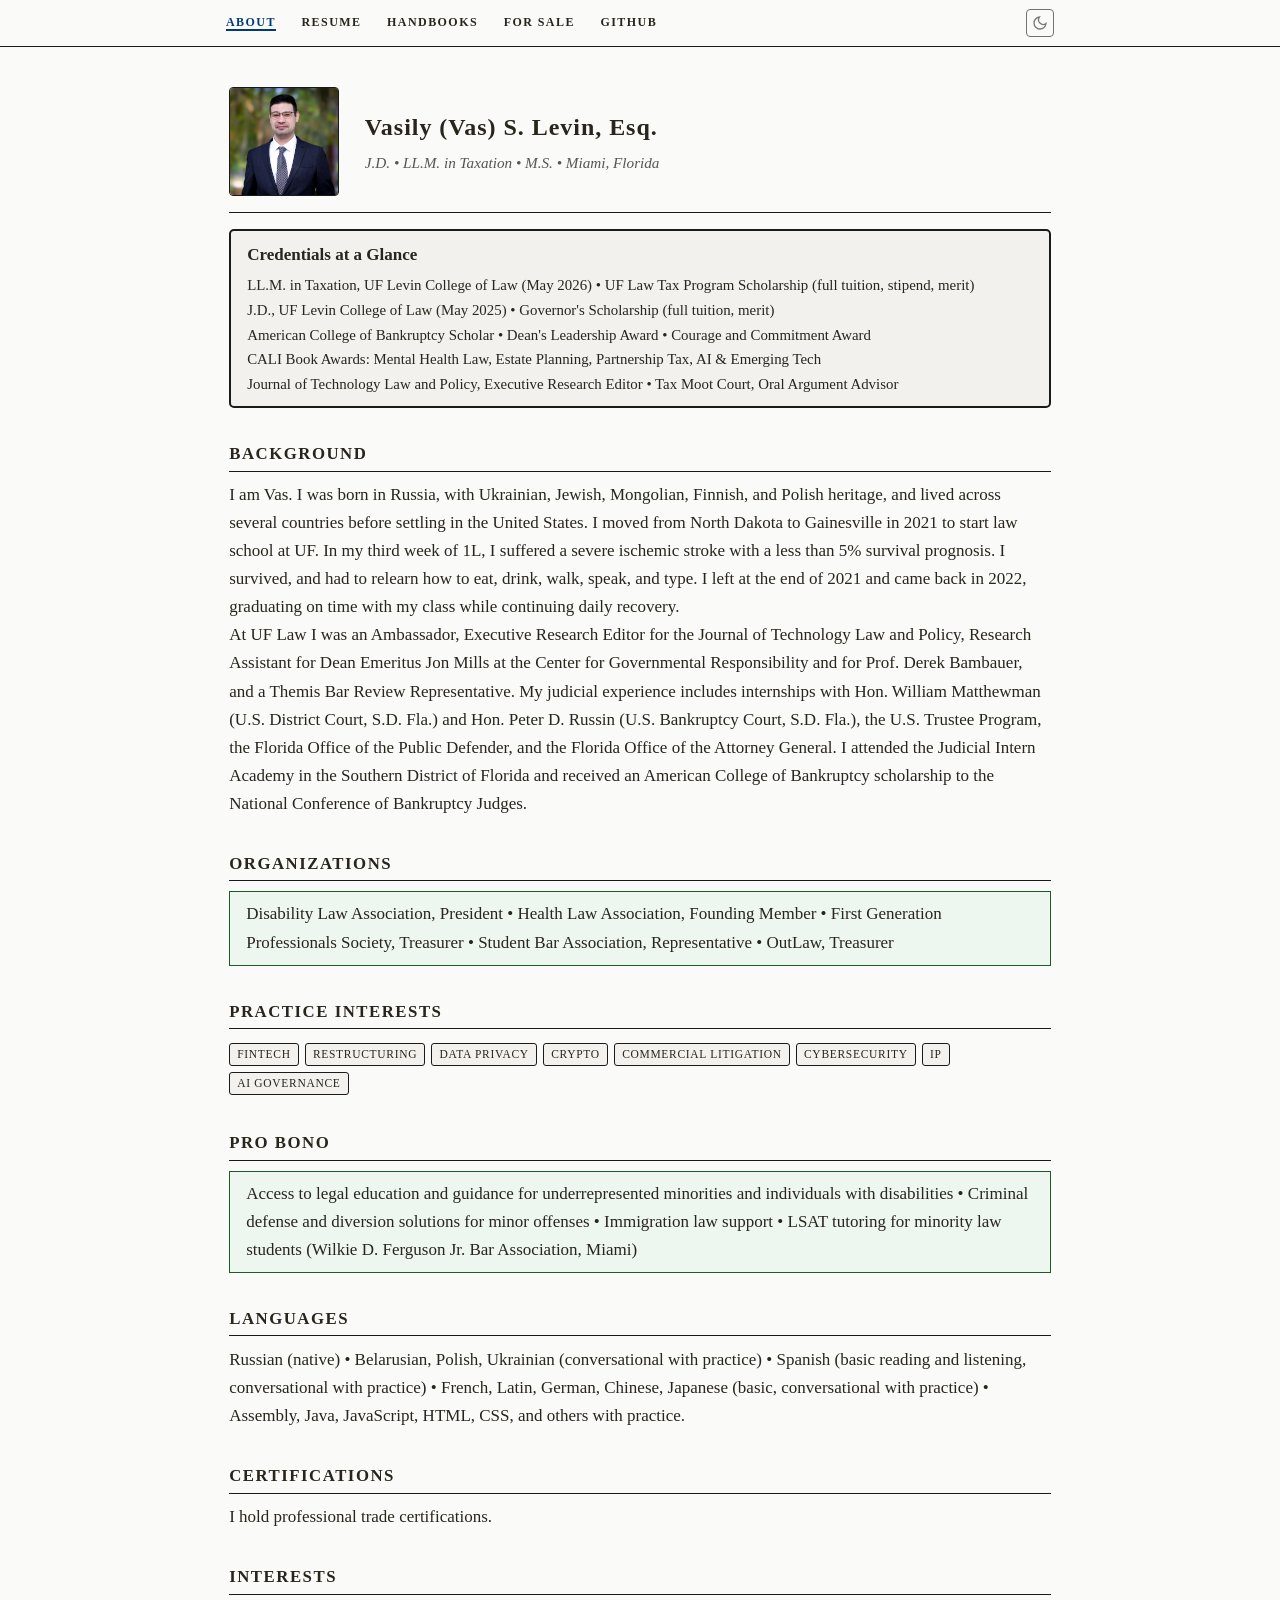
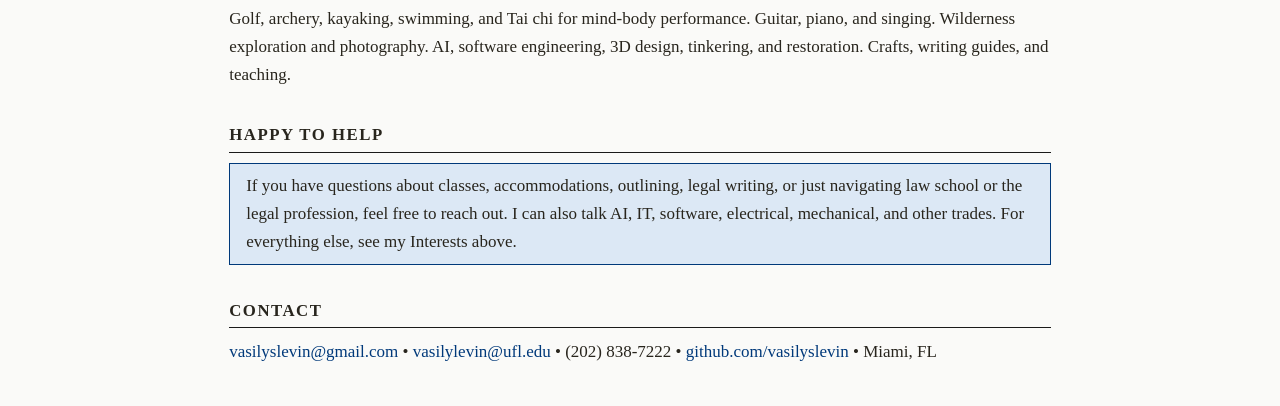
<file: index.html>
<!DOCTYPE html>
<html lang="en">
<head>
  <meta charset="UTF-8">
  <meta name="viewport" content="width=device-width, initial-scale=1.0">
  <title>Vasily (Vas) S. Levin</title>
  <link rel="icon" type="image/png" href="assets/favicon.png">
  <link rel="stylesheet" href="style.css">
  <script src="assets/theme.js" defer></script>
</head>
<body>
<nav>
  <div class="nav-inner">
    <ul>
      <li><a href="index.html" class="active">About</a></li>
      <li><a href="about/resume.html">Resume</a></li>
      <li><a href="handbooks/index.html">Handbooks</a></li>
      <li><a href="forsale/index.html">For Sale</a></li>
      <li><a href="https://github.com/vasilyslevin" target="_blank">GitHub</a></li>
    </ul>
    <button data-theme-toggle aria-label="Toggle dark mode" title="Toggle dark mode">
      <svg width="16" height="16" viewBox="0 0 24 24" fill="none" stroke="currentColor" stroke-width="2">
        <path d="M21 12.79A9 9 0 1 1 11.21 3 7 7 0 0 0 21 12.79z"/>
      </svg>
    </button>
  </div>
</nav>
<main>
  <div class="profile-header">
    <img src="assets/photo.jpg" alt="Vasily Levin" class="profile-photo">
    <div class="profile-text">
      <h1>Vasily (Vas) S. Levin, Esq.</h1>
      <div class="subtitle">J.D. &bull; LL.M. in Taxation &bull; M.S. &bull; Miami, Florida</div>
    </div>
  </div>

  <div class="keybox">
    <strong>Credentials at a Glance</strong>
    <div class="keybox-lines">
      <span class="kline">LL.M. in Taxation, UF Levin College of Law (May 2026) &bull; UF Law Tax Program Scholarship (full tuition, stipend, merit)</span>
      <span class="kline">J.D., UF Levin College of Law (May 2025) &bull; Governor's Scholarship (full tuition, merit)</span>
      <span class="kline">American College of Bankruptcy Scholar &bull; Dean's Leadership Award &bull; Courage and Commitment Award</span>
      <span class="kline">CALI Book Awards: Mental Health Law, Estate Planning, Partnership Tax, AI & Emerging Tech</span>
      <span class="kline">Journal of Technology Law and Policy, Executive Research Editor &bull; Tax Moot Court, Oral Argument Advisor</span>
    </div>
  </div>

  <h2 class="section">Background</h2>
  <p>
    I am Vas. I was born in Russia, with Ukrainian, Jewish, Mongolian, Finnish, and Polish heritage,
    and lived across several countries before settling in the United States. I moved from North Dakota
    to Gainesville in 2021 to start law school at UF. In my third week of 1L, I suffered a severe
    ischemic stroke with a less than 5% survival prognosis. I survived, and had to relearn how to eat,
    drink, walk, speak, and type. I left at the end of 2021 and came back in 2022, graduating on time
    with my class while continuing daily recovery.
  </p>
  <p>
    At UF Law I was an Ambassador, Executive Research Editor for the Journal of Technology Law and
    Policy, Research Assistant for Dean Emeritus Jon Mills at the Center for Governmental Responsibility
    and for Prof. Derek Bambauer, and a Themis Bar Review Representative. My judicial experience includes
    internships with Hon. William Matthewman (U.S. District Court, S.D. Fla.) and Hon. Peter D. Russin
    (U.S. Bankruptcy Court, S.D. Fla.), the U.S. Trustee Program, the Florida Office of the Public
    Defender, and the Florida Office of the Attorney General. I attended the Judicial Intern Academy in
    the Southern District of Florida and received an American College of Bankruptcy scholarship to the
    National Conference of Bankruptcy Judges.
  </p>

  <h2 class="section">Organizations</h2>
  <div class="pracbox">
    Disability Law Association, President &bull; Health Law Association, Founding Member &bull;
    First Generation Professionals Society, Treasurer &bull; Student Bar Association, Representative &bull;
    OutLaw, Treasurer
  </div>

  <h2 class="section">Practice Interests</h2>
  <p>
    <span class="tag">Fintech</span>
    <span class="tag">Restructuring</span>
    <span class="tag">Data Privacy</span>
    <span class="tag">Crypto</span>
    <span class="tag">Commercial Litigation</span>
    <span class="tag">Cybersecurity</span>
    <span class="tag">IP</span>
    <span class="tag">AI Governance</span>
  </p>

  <h2 class="section">Pro Bono</h2>
  <div class="pracbox">
    Access to legal education and guidance for underrepresented minorities and individuals with disabilities
    &bull; Criminal defense and diversion solutions for minor offenses &bull; Immigration law support &bull;
    LSAT tutoring for minority law students (Wilkie D. Ferguson Jr. Bar Association, Miami)
  </div>

  <h2 class="section">Languages</h2>
  <p>
    Russian (native) &bull; Belarusian, Polish, Ukrainian (conversational with practice) &bull;
    Spanish (basic reading and listening, conversational with practice) &bull;
    French, Latin, German, Chinese, Japanese (basic, conversational with practice) &bull;
    Assembly, Java, JavaScript, HTML, CSS, and others with practice.
  </p>

  <h2 class="section">Certifications</h2>
  <p>I hold professional trade certifications.</p>

  <h2 class="section">Interests</h2>
  <p>
    Golf, archery, kayaking, swimming, and Tai chi for mind-body performance.
    Guitar, piano, and singing. Wilderness exploration and photography.
    AI, software engineering, 3D design, tinkering, and restoration.
    Crafts, writing guides, and teaching.
  </p>

  <h2 class="section">Happy to Help</h2>
  <div class="exbox">
    If you have questions about classes, accommodations, outlining, legal writing, or just navigating
    law school or the legal profession, feel free to reach out. I can also talk AI, IT, software,
    electrical, mechanical, and other trades. For everything else, see my Interests above.
  </div>

  <h2 class="section">Contact</h2>
  <p>
    <a href="mailto:vasilyslevin@gmail.com">vasilyslevin@gmail.com</a> &bull;
    <a href="mailto:vasilylevin@ufl.edu">vasilylevin@ufl.edu</a> &bull;
    (202) 838-7222 &bull;
    <a href="https://github.com/vasilyslevin" target="_blank">github.com/vasilyslevin</a> &bull;
    Miami, FL
  </p>
</main>
</body>
</html>
</file>
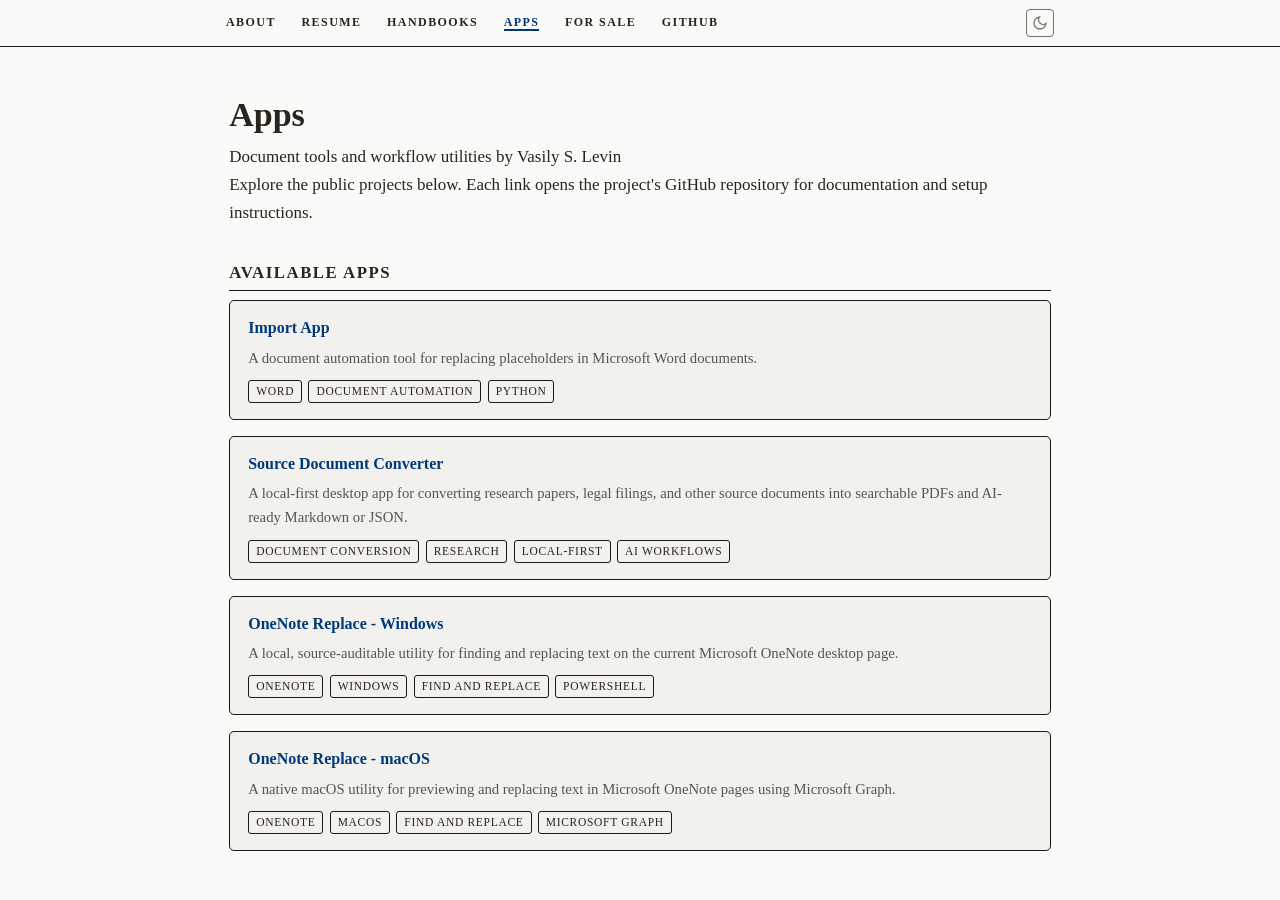
<file: apps/index.html>
<!DOCTYPE html>
<html lang="en">
<head>
  <meta charset="UTF-8">
  <meta name="viewport" content="width=device-width, initial-scale=1.0">
  <title>Apps - Vasily S. Levin</title>
  <link rel="icon" type="image/png" href="../assets/favicon.png">
  <link rel="stylesheet" href="../style.css">
  <script src="../assets/theme.js" defer></script>
  <style>
    .app-card { border: 1.5px solid var(--border); border-radius: 5px; background: var(--surface); padding: 14px 18px; margin-bottom: 1rem; }
    .app-card h3 { font-size: 1rem; font-weight: 700; margin-bottom: 4px; }
    .app-card p { font-size: 0.92rem; color: var(--muted); margin-bottom: 6px; }
  </style>
</head>
<body>
<nav>
  <div class="nav-inner">
    <ul>
      <li><a href="../index.html">About</a></li>
      <li><a href="../about/resume.html">Resume</a></li>
      <li><a href="../handbooks/index.html">Handbooks</a></li>
      <li><a href="index.html" class="active" aria-current="page">Apps</a></li>
      <li><a href="../forsale/index.html">For Sale</a></li>
      <li><a href="https://github.com/vasilyslevin" target="_blank" rel="noopener">GitHub</a></li>
    </ul>
    <button data-theme-toggle aria-label="Toggle dark mode" title="Toggle dark mode">
      <svg width="16" height="16" viewBox="0 0 24 24" fill="none" stroke="currentColor" stroke-width="2">
        <path d="M21 12.79A9 9 0 1 1 11.21 3 7 7 0 0 0 21 12.79z"/>
      </svg>
    </button>
  </div>
</nav>
<main>
  <div class="page-header">
    <h1>Apps</h1>
    <div class="subtitle">Document tools and workflow utilities by Vasily S. Levin</div>
  </div>
  <p>Explore the public projects below. Each link opens the project's GitHub repository for documentation and setup instructions.</p>
  <h2 class="section">Available Apps</h2>
  <div class="app-card">
    <h3><a href="https://github.com/vasilyslevin/importapp" target="_blank" rel="noopener">Import App</a></h3>
    <p>A document automation tool for replacing placeholders in Microsoft Word documents.</p>
    <span class="tag">Word</span>
    <span class="tag">Document Automation</span>
    <span class="tag">Python</span>
  </div>
  <div class="app-card">
    <h3><a href="https://github.com/vasilyslevin/source_doc_converter" target="_blank" rel="noopener">Source Document Converter</a></h3>
    <p>A local-first desktop app for converting research papers, legal filings, and other source documents into searchable PDFs and AI-ready Markdown or JSON.</p>
    <span class="tag">Document Conversion</span>
    <span class="tag">Research</span>
    <span class="tag">Local-First</span>
    <span class="tag">AI Workflows</span>
  </div>
  <div class="app-card">
    <h3><a href="https://github.com/vasilyslevin/onenote_replace" target="_blank" rel="noopener">OneNote Replace - Windows</a></h3>
    <p>A local, source-auditable utility for finding and replacing text on the current Microsoft OneNote desktop page.</p>
    <span class="tag">OneNote</span>
    <span class="tag">Windows</span>
    <span class="tag">Find and Replace</span>
    <span class="tag">PowerShell</span>
  </div>
  <div class="app-card">
    <h3><a href="https://github.com/vasilyslevin/onenote_replace_mac" target="_blank" rel="noopener">OneNote Replace - macOS</a></h3>
    <p>A native macOS utility for previewing and replacing text in Microsoft OneNote pages using Microsoft Graph.</p>
    <span class="tag">OneNote</span>
    <span class="tag">macOS</span>
    <span class="tag">Find and Replace</span>
    <span class="tag">Microsoft Graph</span>
  </div>
</main>
</body>
</html>
</file>
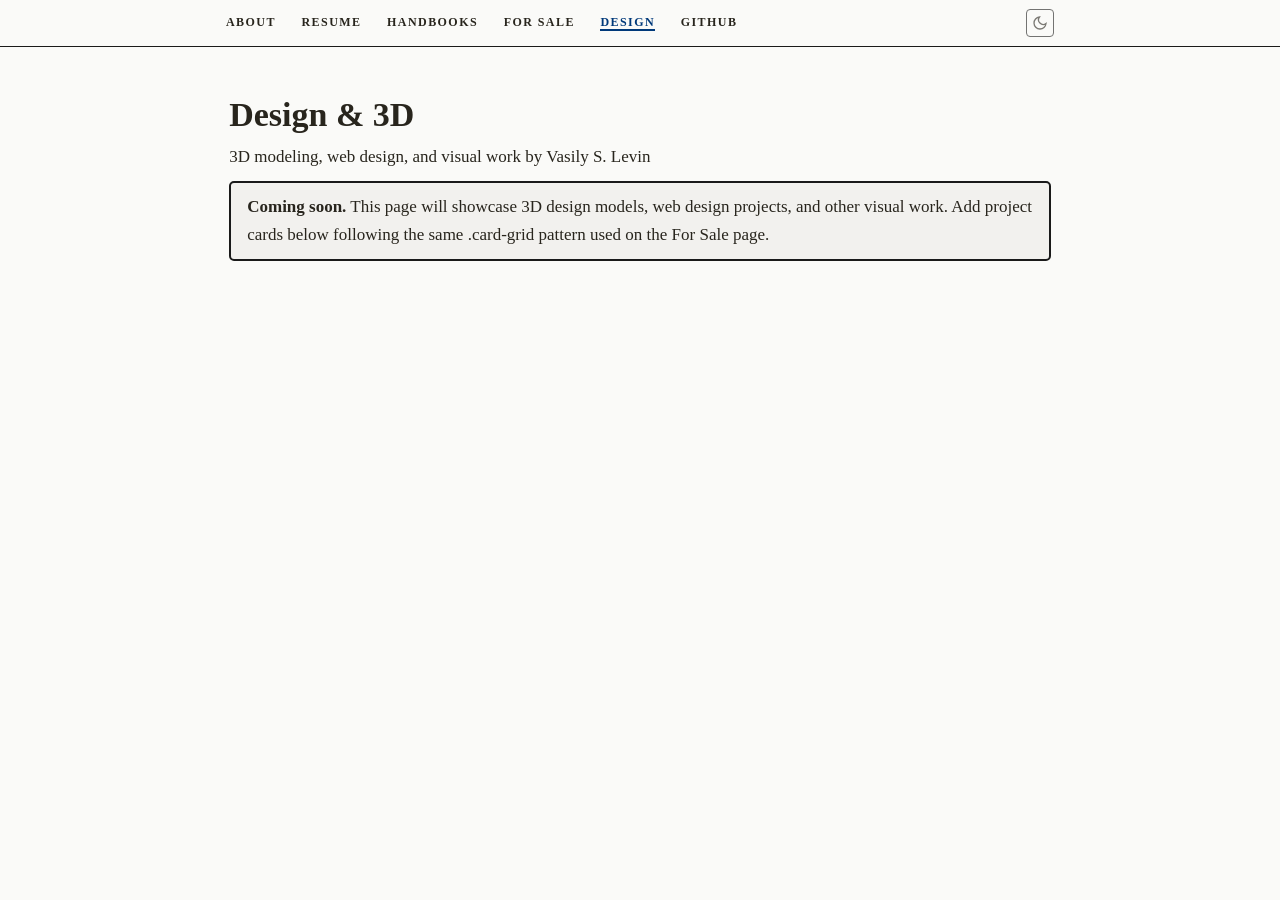
<file: design/index.html>
<!--
  DESIGN PAGE — commented out from nav, not yet published
  Uncomment nav links in all pages when ready to launch.
-->
<!DOCTYPE html>
<html lang="en">
<head>
  <meta charset="UTF-8">
  <meta name="viewport" content="width=device-width, initial-scale=1.0">
  <title>Design — Vasily S. Levin</title>
  <link rel="stylesheet" href="../style.css">
  <link rel="icon" type="image/png" href="../assets/favicon.png">
  <script src="../assets/theme.js" defer></script>
</head>
<body>
<nav>
  <div class="nav-inner">
    <ul>
      <li><a href="../index.html">About</a></li>
      <li><a href="../resume.html">Resume</a></li>
      <li><a href="../handbooks/index.html">Handbooks</a></li>
      <li><a href="../forsale/index.html">For Sale</a></li>
      <li><a href="index.html" class="active">Design</a></li>
      <!-- <li><a href="../photography/index.html">Photography</a></li> -->
      <li><a href="https://github.com/vasilyslevin" target="_blank">GitHub</a></li>
    </ul>
    <button data-theme-toggle aria-label="Toggle dark mode" title="Toggle dark mode">
      <svg width="16" height="16" viewBox="0 0 24 24" fill="none" stroke="currentColor" stroke-width="2">
        <path d="M21 12.79A9 9 0 1 1 11.21 3 7 7 0 0 0 21 12.79z"/>
      </svg>
    </button>
  </div>
</nav>
<main>
  <div class="page-header">
    <h1>Design &amp; 3D</h1>
    <div class="subtitle">3D modeling, web design, and visual work by Vasily S. Levin</div>
  </div>
  <div class="keybox">
    <strong>Coming soon.</strong> This page will showcase 3D design models, web design projects,
    and other visual work. Add project cards below following the same .card-grid pattern used on the For Sale page.
  </div>
  <!-- Add .card-grid with project cards here -->
</main>
</body>
</html>
</file>
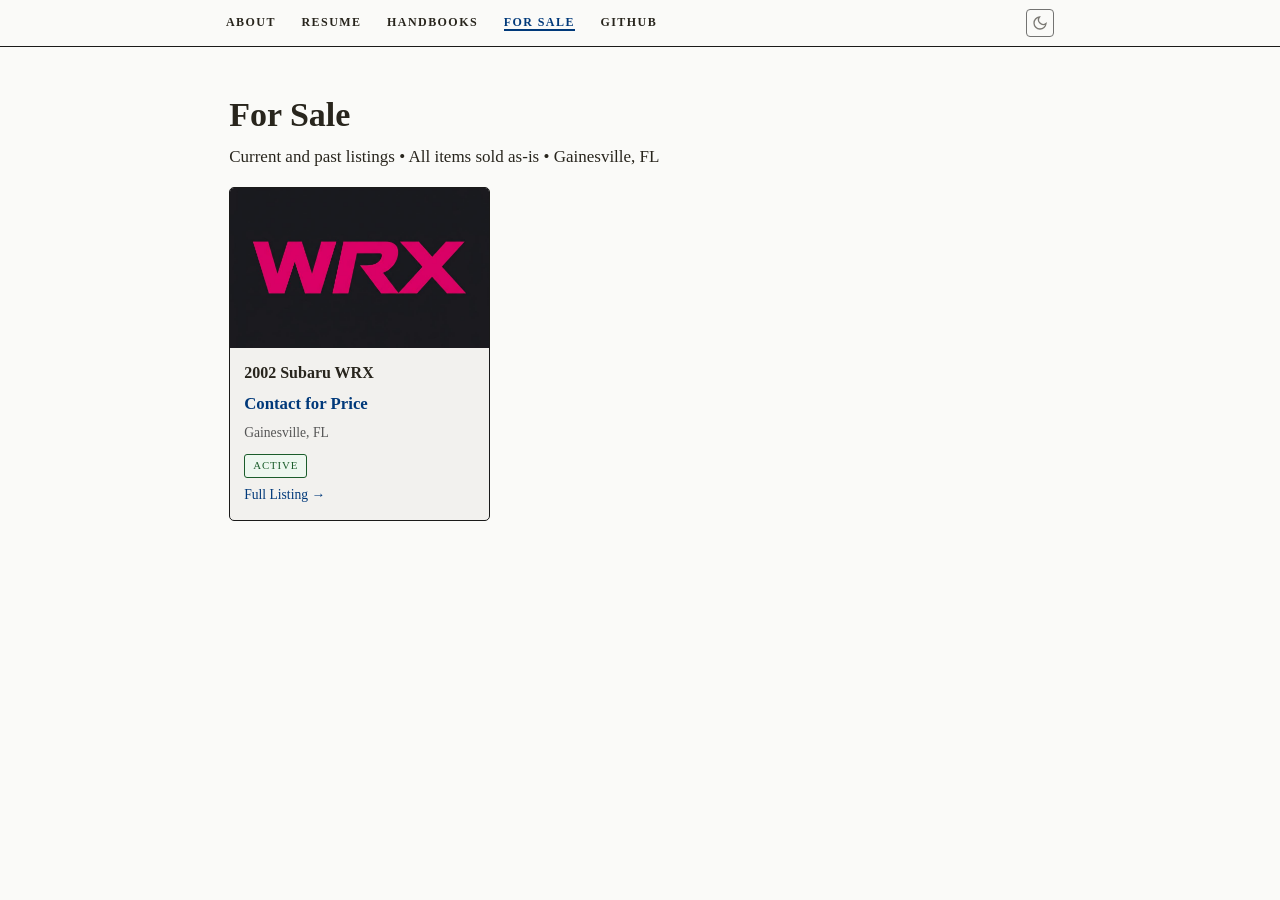
<file: forsale/index.html>
<!DOCTYPE html>
<html lang="en">
<head>
  <meta charset="UTF-8">
  <meta name="viewport" content="width=device-width, initial-scale=1.0">
  <title>For Sale - Vasily S. Levin</title>
  <link rel="icon" type="image/png" href="../assets/favicon.png">
  <link rel="stylesheet" href="../style.css">
  <script src="../assets/theme.js" defer></script>
</head>
<body>
<nav>
  <div class="nav-inner">
    <ul>
      <li><a href="../index.html">About</a></li>
      <li><a href="../about/resume.html">Resume</a></li>
      <li><a href="../handbooks/index.html">Handbooks</a></li>
      <li><a href="index.html" class="active">For Sale</a></li>
      <!-- <li><a href="../design/index.html">Design</a></li> -->
      <!-- <li><a href="../photography/index.html">Photography</a></li> -->
      <li><a href="https://github.com/vasilyslevin" target="_blank">GitHub</a></li>
    </ul>
    <button data-theme-toggle aria-label="Toggle dark mode" title="Toggle dark mode">
      <svg width="16" height="16" viewBox="0 0 24 24" fill="none" stroke="currentColor" stroke-width="2">
        <path d="M21 12.79A9 9 0 1 1 11.21 3 7 7 0 0 0 21 12.79z"/>
      </svg>
    </button>
  </div>
</nav>
<main>
  <div class="page-header">
    <h1>For Sale</h1>
    <div class="subtitle">Current and past listings &bull; All items sold as-is &bull; Gainesville, FL</div>
  </div>

  <div class="card-grid">
    <div class="card">
      <img src="../assets/wrx-thumb.jpg" alt="2015 Subaru WRX">
      <div class="card-body">
        <h3>2002 Subaru WRX</h3>
        <div class="price">Contact for Price</div>
        <p class="muted" style="font-size:0.85rem; margin: 4px 0;">Gainesville, FL</p>
        <span class="badge active">Active</span><br>
        <a href="https://vasilyslevin.github.io/wrx-for-sale" target="_blank" style="font-size:0.85rem; margin-top:6px; display:inline-block;">Full Listing &rarr;</a>
      </div>
    </div>
    <!-- Add future listings here as new .card blocks. Set badge to class="badge sold" when sold. -->
  </div>

  <!-- Adding a new listing: Copy the .card block above, update the content, and add a corresponding detail page. -->

</main>
</body>
</html>
</file>
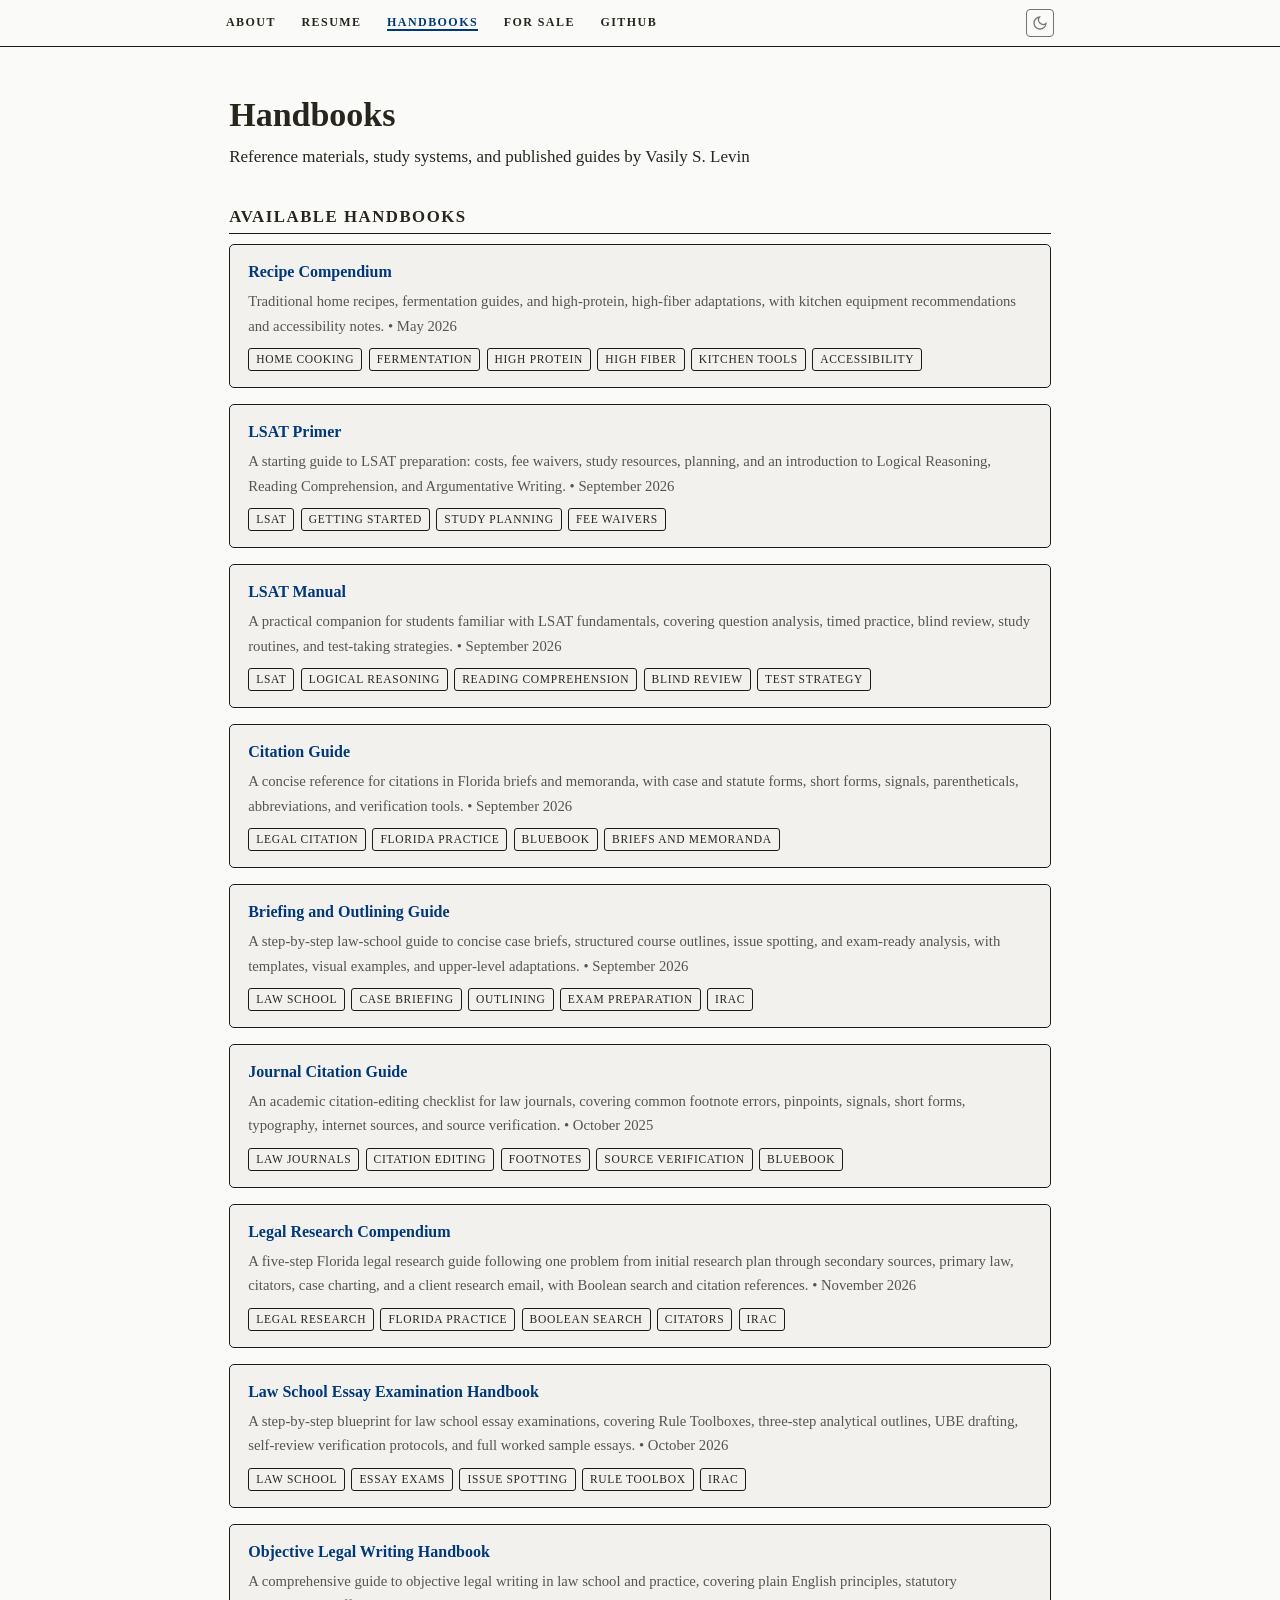
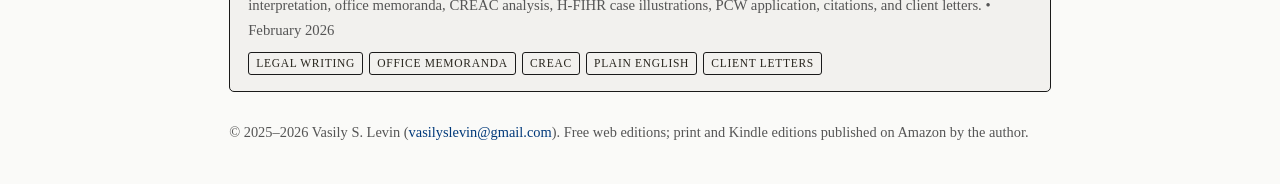
<file: handbooks/index.html>
<!DOCTYPE html>
<html lang="en">
<head>
  <meta charset="UTF-8">
  <meta name="viewport" content="width=device-width, initial-scale=1.0">
  <title>Handbooks - Vasily S. Levin</title>
  <link rel="icon" type="image/png" href="../assets/favicon.png">
  <link rel="stylesheet" href="../style.css">
  <style>
    .handbook-card {
      border: 1.5px solid var(--border);
      border-radius: 5px;
      background: var(--surface);
      padding: 14px 18px;
      margin-bottom: 1rem;
    }
    .handbook-card h3 { font-size: 1rem; font-weight: 700; margin-bottom: 4px; }
    .handbook-card p { font-size: 0.92rem; color: var(--muted); margin-bottom: 6px; }
  </style>
  <script src="../assets/theme.js" defer></script>
</head>
<body>
<nav>
  <div class="nav-inner">
    <ul>
      <li><a href="../index.html">About</a></li>
      <li><a href="../about/resume.html">Resume</a></li>
      <li><a href="index.html" class="active">Handbooks</a></li>
      <li><a href="../forsale/index.html">For Sale</a></li>
      <!-- <li><a href="../design/index.html">Design</a></li> -->
      <!-- <li><a href="../photography/index.html">Photography</a></li> -->
      <li><a href="https://github.com/vasilyslevin" target="_blank">GitHub</a></li>
    </ul>
    <button data-theme-toggle aria-label="Toggle dark mode" title="Toggle dark mode">
      <svg width="16" height="16" viewBox="0 0 24 24" fill="none" stroke="currentColor" stroke-width="2">
        <path d="M21 12.79A9 9 0 1 1 11.21 3 7 7 0 0 0 21 12.79z"/>
      </svg>
    </button>
  </div>
</nav>
<main>
  <div class="page-header">
    <h1>Handbooks</h1>
    <div class="subtitle">Reference materials, study systems, and published guides by Vasily S. Levin</div>
  </div>

  <h2 class="section">Available Handbooks</h2>

  <!-- <div class="handbook-card">
    <h3><a href="bar-system.html">Levin Bar System</a></h3>
    <p>Logic, Mnemonics, and Rule List &bull; MBE Master Reference: All Seven Subjects &bull; May 2026</p>
    <span class="tag">MBE</span>
    <span class="tag">MEE</span>
    <span class="tag">MPRE</span>
    <span class="tag">Florida Bar</span>
  </div> -->

  <div class="handbook-card">
    <h3><a href="recipes.pdf" target="_blank">Recipe Compendium</a></h3>
    <p>Traditional home recipes, fermentation guides, and high-protein, high-fiber adaptations, with kitchen equipment recommendations and accessibility notes. &bull; May 2026</p>
    <span class="tag">Home Cooking</span>
    <span class="tag">Fermentation</span>
    <span class="tag">High Protein</span>
    <span class="tag">High Fiber</span>
    <span class="tag">Kitchen Tools</span>
    <span class="tag">Accessibility</span>
  </div>

  <div class="handbook-card">
    <h3><a href="lsat_primer.pdf" target="_blank" rel="noopener">LSAT Primer</a></h3>
    <p>A starting guide to LSAT preparation: costs, fee waivers, study resources, planning, and an introduction to Logical Reasoning, Reading Comprehension, and Argumentative Writing. &bull; September 2026</p>
    <span class="tag">LSAT</span>
    <span class="tag">Getting Started</span>
    <span class="tag">Study Planning</span>
    <span class="tag">Fee Waivers</span>
  </div>

  <div class="handbook-card">
    <h3><a href="lsat_handbook.pdf" target="_blank" rel="noopener">LSAT Manual</a></h3>
    <p>A practical companion for students familiar with LSAT fundamentals, covering question analysis, timed practice, blind review, study routines, and test-taking strategies. &bull; September 2026</p>
    <span class="tag">LSAT</span>
    <span class="tag">Logical Reasoning</span>
    <span class="tag">Reading Comprehension</span>
    <span class="tag">Blind Review</span>
    <span class="tag">Test Strategy</span>
  </div>

  <div class="handbook-card">
    <h3><a href="citation.pdf" target="_blank" rel="noopener">Citation Guide</a></h3>
    <p>A concise reference for citations in Florida briefs and memoranda, with case and statute forms, short forms, signals, parentheticals, abbreviations, and verification tools. &bull; September 2026</p>
    <span class="tag">Legal Citation</span>
    <span class="tag">Florida Practice</span>
    <span class="tag">Bluebook</span>
    <span class="tag">Briefs and Memoranda</span>
  </div>

  <div class="handbook-card">
    <h3><a href="briefing_and_outlining.pdf" target="_blank" rel="noopener">Briefing and Outlining Guide</a></h3>
    <p>A step-by-step law-school guide to concise case briefs, structured course outlines, issue spotting, and exam-ready analysis, with templates, visual examples, and upper-level adaptations. &bull; September 2026</p>
    <span class="tag">Law School</span>
    <span class="tag">Case Briefing</span>
    <span class="tag">Outlining</span>
    <span class="tag">Exam Preparation</span>
    <span class="tag">IRAC</span>
  </div>

  <div class="handbook-card">
    <h3><a href="citation_journal.pdf" target="_blank" rel="noopener">Journal Citation Guide</a></h3>
    <p>An academic citation-editing checklist for law journals, covering common footnote errors, pinpoints, signals, short forms, typography, internet sources, and source verification. &bull; October 2025</p>
    <span class="tag">Law Journals</span>
    <span class="tag">Citation Editing</span>
    <span class="tag">Footnotes</span>
    <span class="tag">Source Verification</span>
    <span class="tag">Bluebook</span>
  </div>

  <div class="handbook-card">
    <h3><a href="legal_research_compendium.pdf" target="_blank" rel="noopener">Legal Research Compendium</a></h3>
    <p>A five-step Florida legal research guide following one problem from initial research plan through secondary sources, primary law, citators, case charting, and a client research email, with Boolean search and citation references. &bull; November 2026</p>
    <span class="tag">Legal Research</span>
    <span class="tag">Florida Practice</span>
    <span class="tag">Boolean Search</span>
    <span class="tag">Citators</span>
    <span class="tag">IRAC</span>
  </div>

  <div class="handbook-card">
    <h3><a href="essay.pdf" target="_blank" rel="noopener">Law School Essay Examination Handbook</a></h3>
    <p>A step-by-step blueprint for law school essay examinations, covering Rule Toolboxes, three-step analytical outlines, UBE drafting, self-review verification protocols, and full worked sample essays. &bull; October 2026</p>
    <span class="tag">Law School</span>
    <span class="tag">Essay Exams</span>
    <span class="tag">Issue Spotting</span>
    <span class="tag">Rule Toolbox</span>
    <span class="tag">IRAC</span>
  </div>

  <div class="handbook-card">
    <h3><a href="legal_writing_I.pdf" target="_blank" rel="noopener">Objective Legal Writing Handbook</a></h3>
    <p>A comprehensive guide to objective legal writing in law school and practice, covering plain English principles, statutory interpretation, office memoranda, CREAC analysis, H-FIHR case illustrations, PCW application, citations, and client letters. &bull; February 2026</p>
    <span class="tag">Legal Writing</span>
    <span class="tag">Office Memoranda</span>
    <span class="tag">CREAC</span>
    <span class="tag">Plain English</span>
    <span class="tag">Client Letters</span>
  </div>

  <!-- Add future handbooks as new .handbook-card blocks -->

  <p style="margin-top:1.8rem;" class="muted">
    &copy; 2025&ndash;2026 Vasily S. Levin (<a href="mailto:vasilyslevin@gmail.com">vasilyslevin@gmail.com</a>). Free web editions; print and Kindle editions published on Amazon by the author.
  </p>

</main>
</body>
</html>
</file>
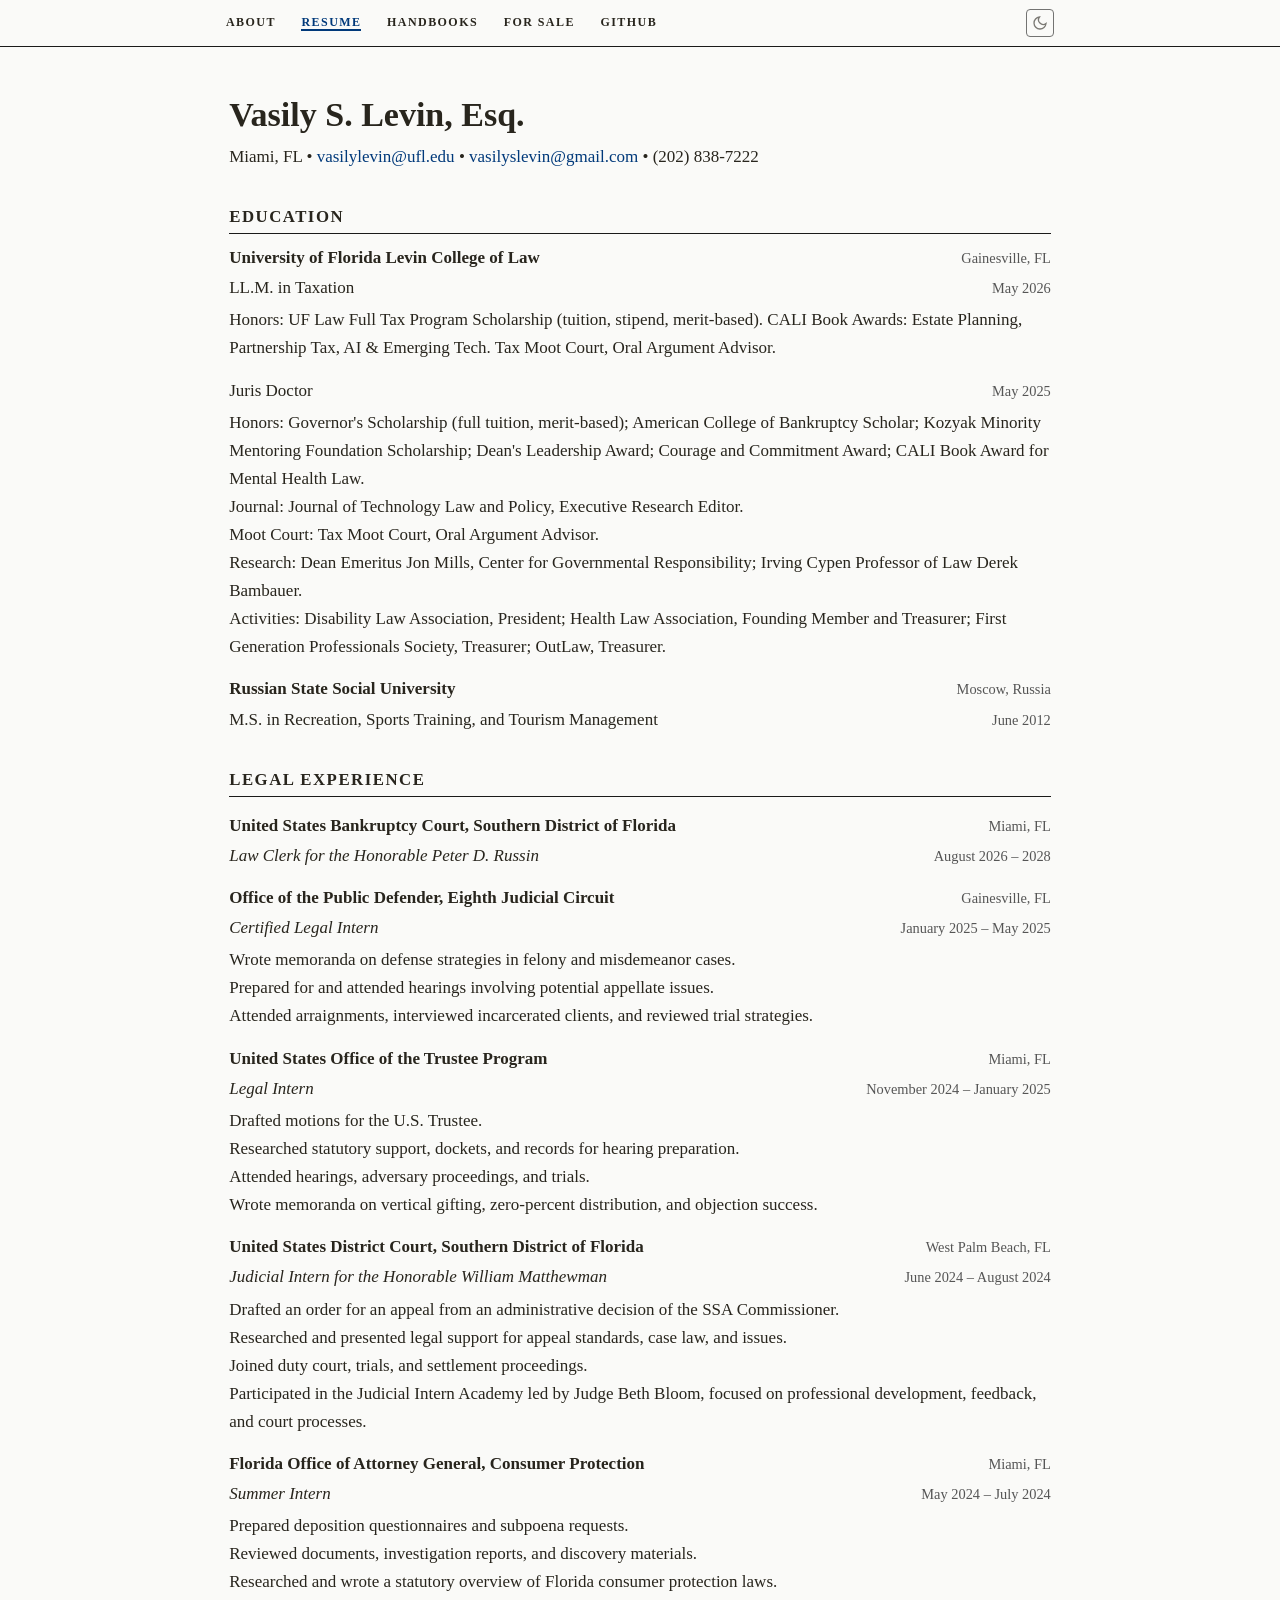
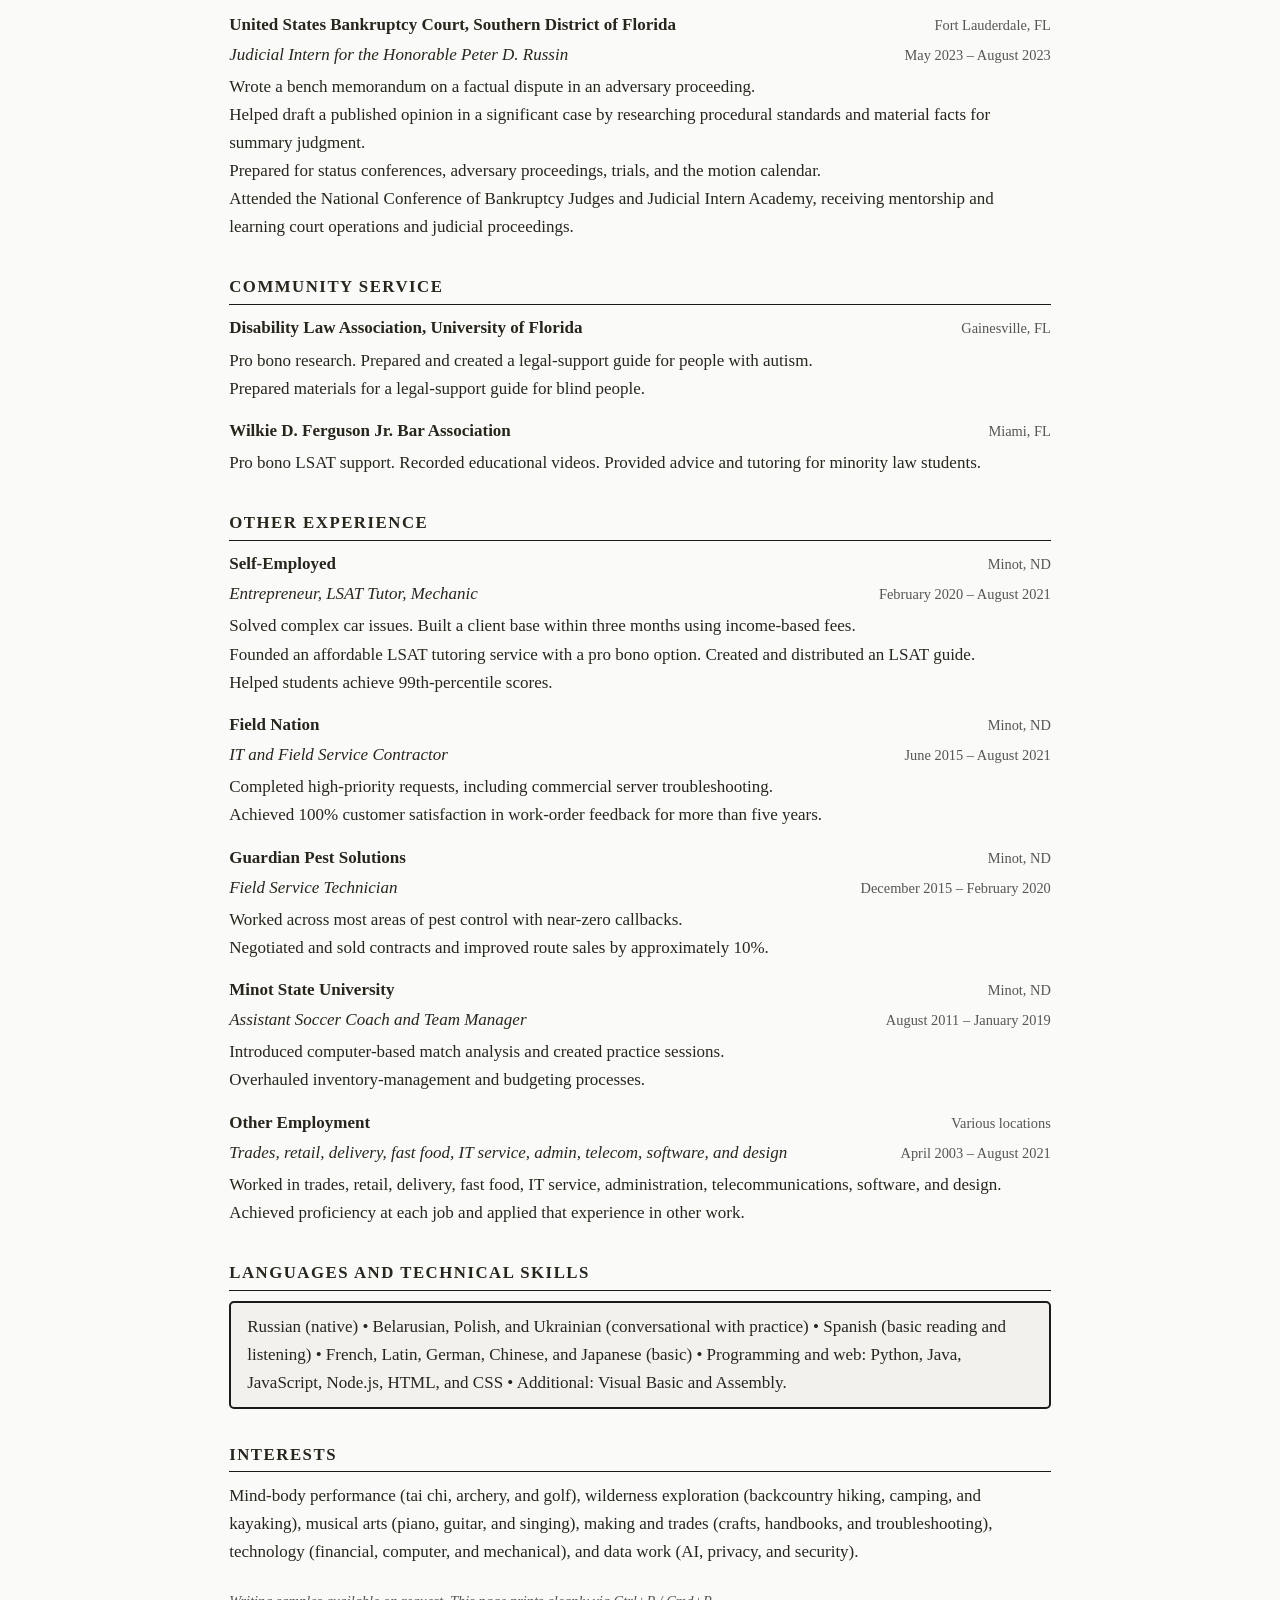
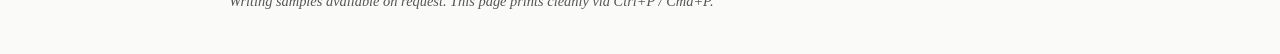
<file: about/resume.html>
<!DOCTYPE html>
<html lang="en">
<head>
  <meta charset="UTF-8">
  <meta name="viewport" content="width=device-width, initial-scale=1.0">
  <title>Resume - Vasily S. Levin, Esq.</title>
  <link rel="icon" type="image/png" href="../assets/favicon.png">
  <link rel="stylesheet" href="../style.css">
  <script src="../assets/theme.js" defer></script>
</head>
<body>
<nav>
  <div class="nav-inner">
    <ul>
      <li><a href="../index.html">About</a></li>
      <li><a href="resume.html" class="active">Resume</a></li>
      <li><a href="../handbooks/index.html">Handbooks</a></li>
      <li><a href="../forsale/index.html">For Sale</a></li>
      <!-- <li><a href="../design/index.html">Design</a></li> -->
      <!-- <li><a href="../photography/index.html">Photography</a></li> -->
      <li><a href="https://github.com/vasilyslevin" target="_blank">GitHub</a></li>
    </ul>
    <button data-theme-toggle aria-label="Toggle dark mode" title="Toggle dark mode">
      <svg width="16" height="16" viewBox="0 0 24 24" fill="none" stroke="currentColor" stroke-width="2">
        <path d="M21 12.79A9 9 0 1 1 11.21 3 7 7 0 0 0 21 12.79z"/>
      </svg>
    </button>
  </div>
</nav>
<main>
  <div class="page-header">
    <h1>Vasily S. Levin, Esq.</h1>
    <div class="subtitle">
      Miami, FL &bull;
      <a href="mailto:vasilylevin@ufl.edu">vasilylevin@ufl.edu</a> &bull;
      <a href="mailto:vasilyslevin@gmail.com">vasilyslevin@gmail.com</a> &bull;
      (202) 838-7222
    </div>
  </div>

  <h2 class="section">Education</h2>

  <div class="flex-row"><strong>University of Florida Levin College of Law</strong><span class="muted">Gainesville, FL</span></div>
  <div class="flex-row" style="margin-top:2px;"><span>LL.M. in Taxation</span><span class="muted">May 2026</span></div>
  <p style="margin-top:4px;">Honors: UF Law Full Tax Program Scholarship (tuition, stipend, merit-based). CALI Book Awards: Estate Planning, Partnership Tax, AI & Emerging Tech. Tax Moot Court, Oral Argument Advisor.</p>

  <div class="flex-row" style="margin-top:0.9rem;"><span>Juris Doctor</span><span class="muted">May 2025</span></div>
  <p style="margin-top:4px;">
    Honors: Governor's Scholarship (full tuition, merit-based); American College of Bankruptcy Scholar;
    Kozyak Minority Mentoring Foundation Scholarship; Dean's Leadership Award; Courage and Commitment Award; CALI Book Award for Mental Health Law.<br>
    Journal: Journal of Technology Law and Policy, Executive Research Editor.<br>
    Moot Court: Tax Moot Court, Oral Argument Advisor.<br>
    Research: Dean Emeritus Jon Mills, Center for Governmental Responsibility;
    Irving Cypen Professor of Law Derek Bambauer.<br>
    Activities: Disability Law Association, President; Health Law Association, Founding Member and Treasurer;
    First Generation Professionals Society, Treasurer; OutLaw, Treasurer.
  </p>

  <div class="flex-row" style="margin-top:0.9rem;"><strong>Russian State Social University</strong><span class="muted">Moscow, Russia</span></div>
  <div class="flex-row" style="margin-top:2px;"><span>M.S. in Recreation, Sports Training, and Tourism Management</span><span class="muted">June 2012</span></div>

  <h2 class="section">Legal Experience</h2>

  <div class="flex-row" style="margin-top:0.9rem;"><strong>United States Bankruptcy Court, Southern District of Florida</strong><span class="muted">Miami, FL</span></div>
  <div class="flex-row" style="margin-top:2px;"><em>Law Clerk for the Honorable Peter D. Russin </em><span class="muted">August 2026 &ndash; 2028</span></div>
  <p style="margin-top:4px;">
  </p>

  <div class="flex-row" style="margin-top:0.9rem;"><strong>Office of the Public Defender, Eighth Judicial Circuit</strong><span class="muted">Gainesville, FL</span></div>
  <div class="flex-row" style="margin-top:2px;"><em>Certified Legal Intern</em><span class="muted">January 2025 &ndash; May 2025</span></div>
  <p style="margin-top:4px;">
    Wrote memoranda on defense strategies in felony and misdemeanor cases.<br>
    Prepared for and attended hearings involving potential appellate issues.<br>
    Attended arraignments, interviewed incarcerated clients, and reviewed trial strategies.
  </p>

  <div class="flex-row" style="margin-top:0.9rem;"><strong>United States Office of the Trustee Program</strong><span class="muted">Miami, FL</span></div>
  <div class="flex-row" style="margin-top:2px;"><em>Legal Intern</em><span class="muted">November 2024 &ndash; January 2025</span></div>
  <p style="margin-top:4px;">
    Drafted motions for the U.S. Trustee.<br>
    Researched statutory support, dockets, and records for hearing preparation.<br>
    Attended hearings, adversary proceedings, and trials.<br>
    Wrote memoranda on vertical gifting, zero-percent distribution, and objection success.
  </p>

  <div class="flex-row" style="margin-top:0.9rem;"><strong>United States District Court, Southern District of Florida</strong><span class="muted">West Palm Beach, FL</span></div>
  <div class="flex-row" style="margin-top:2px;"><em>Judicial Intern for the Honorable William Matthewman</em><span class="muted">June 2024 &ndash; August 2024</span></div>
  <p style="margin-top:4px;">
    Drafted an order for an appeal from an administrative decision of the SSA Commissioner.<br>
    Researched and presented legal support for appeal standards, case law, and issues.<br>
    Joined duty court, trials, and settlement proceedings.<br>
    Participated in the Judicial Intern Academy led by Judge Beth Bloom, focused on professional development, feedback, and court processes.
  </p>

  <div class="flex-row" style="margin-top:0.9rem;"><strong>Florida Office of Attorney General, Consumer Protection</strong><span class="muted">Miami, FL</span></div>
  <div class="flex-row" style="margin-top:2px;"><em>Summer Intern</em><span class="muted">May 2024 &ndash; July 2024</span></div>
  <p style="margin-top:4px;">
    Prepared deposition questionnaires and subpoena requests.<br>
    Reviewed documents, investigation reports, and discovery materials.<br>
    Researched and wrote a statutory overview of Florida consumer protection laws.
  </p>

  <div class="flex-row" style="margin-top:0.9rem;"><strong>United States Bankruptcy Court, Southern District of Florida</strong><span class="muted">Fort Lauderdale, FL</span></div>
  <div class="flex-row" style="margin-top:2px;"><em>Judicial Intern for the Honorable Peter D. Russin</em><span class="muted">May 2023 &ndash; August 2023</span></div>
  <p style="margin-top:4px;">
    Wrote a bench memorandum on a factual dispute in an adversary proceeding.<br>
    Helped draft a published opinion in a significant case by researching procedural standards and material facts for summary judgment.<br>
    Prepared for status conferences, adversary proceedings, trials, and the motion calendar.<br>
    Attended the National Conference of Bankruptcy Judges and Judicial Intern Academy, receiving mentorship and learning court operations and judicial proceedings.
  </p>

  <h2 class="section">Community Service</h2>

  <div class="flex-row"><strong>Disability Law Association, University of Florida</strong><span class="muted">Gainesville, FL</span></div>
  <p style="margin-top:4px;">
    Pro bono research. Prepared and created a legal-support guide for people with autism.<br>
    Prepared materials for a legal-support guide for blind people.
  </p>

  <div class="flex-row" style="margin-top:0.9rem;"><strong>Wilkie D. Ferguson Jr. Bar Association</strong><span class="muted">Miami, FL</span></div>
  <p style="margin-top:4px;">
    Pro bono LSAT support. Recorded educational videos. Provided advice and tutoring for minority law students.
  </p>

  <h2 class="section">Other Experience</h2>

  <div class="flex-row"><strong>Self-Employed</strong><span class="muted">Minot, ND</span></div>
  <div class="flex-row" style="margin-top:2px;"><em>Entrepreneur, LSAT Tutor, Mechanic</em><span class="muted">February 2020 &ndash; August 2021</span></div>
  <p style="margin-top:4px;">
    Solved complex car issues. Built a client base within three months using income-based fees.<br>
    Founded an affordable LSAT tutoring service with a pro bono option. Created and distributed an LSAT guide.<br>
    Helped students achieve 99th-percentile scores.
  </p>

  <div class="flex-row" style="margin-top:0.9rem;"><strong>Field Nation</strong><span class="muted">Minot, ND</span></div>
  <div class="flex-row" style="margin-top:2px;"><em>IT and Field Service Contractor</em><span class="muted">June 2015 &ndash; August 2021</span></div>
  <p style="margin-top:4px;">
    Completed high-priority requests, including commercial server troubleshooting.<br>
    Achieved 100% customer satisfaction in work-order feedback for more than five years.
  </p>

  <div class="flex-row" style="margin-top:0.9rem;"><strong>Guardian Pest Solutions</strong><span class="muted">Minot, ND</span></div>
  <div class="flex-row" style="margin-top:2px;"><em>Field Service Technician</em><span class="muted">December 2015 &ndash; February 2020</span></div>
  <p style="margin-top:4px;">
    Worked across most areas of pest control with near-zero callbacks.<br>
    Negotiated and sold contracts and improved route sales by approximately 10%.
  </p>

  <div class="flex-row" style="margin-top:0.9rem;"><strong>Minot State University</strong><span class="muted">Minot, ND</span></div>
  <div class="flex-row" style="margin-top:2px;"><em>Assistant Soccer Coach and Team Manager</em><span class="muted">August 2011 &ndash; January 2019</span></div>
  <p style="margin-top:4px;">
    Introduced computer-based match analysis and created practice sessions.<br>
    Overhauled inventory-management and budgeting processes.
  </p>

  <div class="flex-row" style="margin-top:0.9rem;"><strong>Other Employment</strong><span class="muted">Various locations</span></div>
  <div class="flex-row" style="margin-top:2px;"><em>Trades, retail, delivery, fast food, IT service, admin, telecom, software, and design</em><span class="muted">April 2003 &ndash; August 2021</span></div>
  <p style="margin-top:4px;">
    Worked in trades, retail, delivery, fast food, IT service, administration, telecommunications, software, and design.<br>
    Achieved proficiency at each job and applied that experience in other work.
  </p>

  <h2 class="section">Languages and Technical Skills</h2>
  <div class="keybox">
    Russian (native) &bull; Belarusian, Polish, and Ukrainian (conversational with practice) &bull;
    Spanish (basic reading and listening) &bull;
    French, Latin, German, Chinese, and Japanese (basic) &bull;
    Programming and web: Python, Java, JavaScript, Node.js, HTML, and CSS &bull;
    Additional: Visual Basic and Assembly.
  </div>

  <h2 class="section">Interests</h2>
  <p>Mind-body performance (tai chi, archery, and golf), wilderness exploration (backcountry hiking, camping, and kayaking), musical arts (piano, guitar, and singing), making and trades (crafts, handbooks, and troubleshooting), technology (financial, computer, and mechanical), and data work (AI, privacy, and security).</p>

  <p style="margin-top:1.5rem;" class="muted"><em>Writing samples available on request. This page prints cleanly via Ctrl+P / Cmd+P.</em></p>
</main>
</body>
</html>
</file>
<file: style.css>
/* === LEVIN SITE --- style.css === */
@import url('https://fonts.googleapis.com/css2?family=Atkinson+Hyperlegible+Next:ital,wght@0,300;0,400;0,500;0,600;0,700;0,800;1,400&family=Atkinson+Hyperlegible+Mono:ital,wght@0,200;0,300;0,400;0,500;0,600;0,700;0,800;1,200;1,300;1,400;1,500;1,600;1,700;1,800&display=swap');

:root {
  --bg:           #fafaf8;
  --surface:      #f2f1ee;
  --border:       #1a1a1a;
  --accent:       #00397a;
  --accent-soft:  #dce8f5;
  --warn:         #7a0000;
  --warn-soft:    #fdf0f0;
  --ok:           #1a5c2a;
  --ok-soft:      #edf7ef;
  --text:         #28251d;
  --muted:        #555;
  --text-faint:   #999;
  --max:          860px;
  --font-body:    'Charter', 'Century Schoolbook', serif;
  --font-ui:      'Atkinson Hyperlegible Next', sans-serif;
  --mono:         'Atkinson Hyperlegible Mono', monospace;
}

[data-theme="dark"] {
  --bg:           #000000;
  --surface:      #222226;
  --border:       #ccc;
  --accent:       #6ba3e0;
  --accent-soft:  #1a2a3a;
  --warn:         #e07070;
  --warn-soft:    #2a1a1a;
  --ok:           #6abf7a;
  --ok-soft:      #1a2a1e;
  --text:         #e8e8e4;
  --muted:        #bbb;
  --text-faint:   #666;
}

*, *::before, *::after { box-sizing: border-box; margin: 0; padding: 0; }

body {
  font-family: var(--font-body);
  font-size: 17px;
  line-height: 1.65;
  background: var(--bg);
  color: var(--text);
}

a { color: var(--accent); text-decoration: none; }
a:hover { text-decoration: underline; }

/* NAV */
nav {
  position: sticky; top: 0; z-index: 100;
  background: var(--bg);
  border-bottom: 1.5px solid var(--border);
  padding: 0.55rem 0;
}
nav .nav-inner {
  max-width: var(--max);
  margin: 0 auto;
  padding: 0 1rem;
  display: flex;
  align-items: center;
  justify-content: space-between;
}
nav ul {
  display: flex; gap: 1.6rem;
  list-style: none;
  font-size: 0.75rem;
  letter-spacing: 0.12em;
  text-transform: uppercase;
}
nav ul li a { color: var(--text); font-weight: 700; }
nav ul li a:hover { color: var(--accent); text-decoration: none; }
nav ul li a.active { color: var(--accent); border-bottom: 2px solid var(--accent); }

/* THEME TOGGLE */
[data-theme-toggle] {
  background: none;
  border: 1px solid var(--border);
  border-radius: 4px;
  cursor: pointer;
  color: var(--text);
  display: flex;
  align-items: center;
  justify-content: center;
  width: 28px;
  height: 28px;
  opacity: 0.6;
  transition: opacity 0.15s;
}
[data-theme-toggle]:hover { opacity: 1; }

/* PAGE WRAPPER */
main {
  max-width: var(--max);
  margin: 2.5rem auto;
  padding: 0 1.2rem;
}

/* PROFILE HEADER */
.profile-header {
  display: flex;
  align-items: center;
  gap: 1.6rem;
  border-bottom: 1.5px solid var(--border);
  padding-bottom: 1rem;
  margin-bottom: 1rem;
}
.profile-photo {
  width: 110px;
  flex-shrink: 0;
  border-radius: 4px;
  border: 1.5px solid var(--border);
}
.profile-text h1 {
  font-size: 1.5rem;
  font-weight: 700;
  letter-spacing: 0.04em;
}
.profile-text .subtitle {
  color: var(--muted);
  font-size: 0.95rem;
  font-style: italic;
  margin-top: 0.2rem;
}

/* SECTION HEADERS */
h2.section {
  font-size: 1.05rem;
  font-weight: 700;
  text-transform: uppercase;
  letter-spacing: 0.09em;
  border-bottom: 1.5px solid var(--border);
  padding-bottom: 3px;
  margin: 2rem 0 0.6rem;
}
h3.sub {
  font-size: 1rem;
  font-weight: 700;
  margin: 1.2rem 0 0.3rem;
}
h4.subsub {
  font-size: 1rem;
  font-style: italic;
  margin: 0.8rem 0 0.2rem;
}

/* COLORED BOXES */
.keybox {
  border: 2px solid var(--border);
  border-radius: 5px;
  background: var(--surface);
  padding: 10px 16px;
  margin: 10px 0;
  overflow-x: auto;
}
.keybox-lines {
  display: flex;
  flex-direction: column;
  gap: 0.1rem;
  margin-top: 0.3rem;
}
.keybox-lines .kline {
  white-space: nowrap;
  font-size: 0.93rem;
  line-height: 1.55;
}
.exbox {
  border: 1px solid var(--accent);
  background: var(--accent-soft);
  padding: 8px 16px;
  margin: 10px 0;
}
.warnbox {
  border: 1px solid var(--warn);
  background: var(--warn-soft);
  padding: 8px 16px;
  margin: 10px 0;
}
.pracbox {
  border: 1px solid var(--ok);
  background: var(--ok-soft);
  padding: 8px 16px;
  margin: 10px 0;
}

/* FLEX ROW */
.flex-row {
  display: flex;
  justify-content: space-between;
  align-items: baseline;
  flex-wrap: wrap;
  gap: 0.3rem;
}
.muted { color: var(--muted); font-size: 0.9rem; }

/* TAGS */
.tag {
  display: inline-block;
  font-size: 0.72rem;
  letter-spacing: 0.06em;
  text-transform: uppercase;
  border: 1px solid var(--border);
  border-radius: 3px;
  padding: 1px 7px;
  margin: 2px 2px 2px 0;
  background: var(--surface);
}

/* CARD GRID */
.card-grid {
  display: grid;
  grid-template-columns: repeat(auto-fill, minmax(240px, 1fr));
  gap: 1.2rem;
  margin-top: 1rem;
}
.card {
  border: 1.5px solid var(--border);
  border-radius: 5px;
  background: var(--surface);
  overflow: hidden;
}
.card img { width: 100%; height: 160px; object-fit: cover; display: block; }
.card-body { padding: 12px 14px; }
.card-body h3 { font-size: 1rem; font-weight: 700; margin-bottom: 4px; }
.card-body .price { font-size: 1.05rem; color: var(--accent); font-weight: 700; }
.badge {
  display: inline-block;
  font-size: 0.68rem;
  text-transform: uppercase;
  letter-spacing: 0.08em;
  border-radius: 3px;
  padding: 2px 8px;
  margin-top: 6px;
}
.badge.active { background: var(--ok-soft); color: var(--ok); border: 1px solid var(--ok); }
.badge.sold   { background: var(--surface); color: var(--muted); border: 1px solid var(--muted); }

/* MOBILE */
@media (max-width: 640px) {
  nav .nav-inner {
    flex-wrap: wrap;
    gap: 0.45rem 0;
    padding: 0.45rem 0.75rem;
  }
  nav ul {
    flex-wrap: wrap;
    gap: 0.5rem 0.9rem;
    font-size: 0.68rem;
  }
  [data-theme-toggle] { margin-left: auto; }
  .profile-header { flex-direction: column; align-items: flex-start; gap: 0.8rem; }
  .profile-photo { width: 90px; }
}

/* PRINT */
@media print {
  nav { display: none; }
  body { background: #fff; font-size: 10.5pt; }
  main { max-width: 100%; margin: 0; padding: 0; }
  a { color: #000; }
  .keybox, .exbox, .warnbox, .pracbox { break-inside: avoid; }
}
</file>
